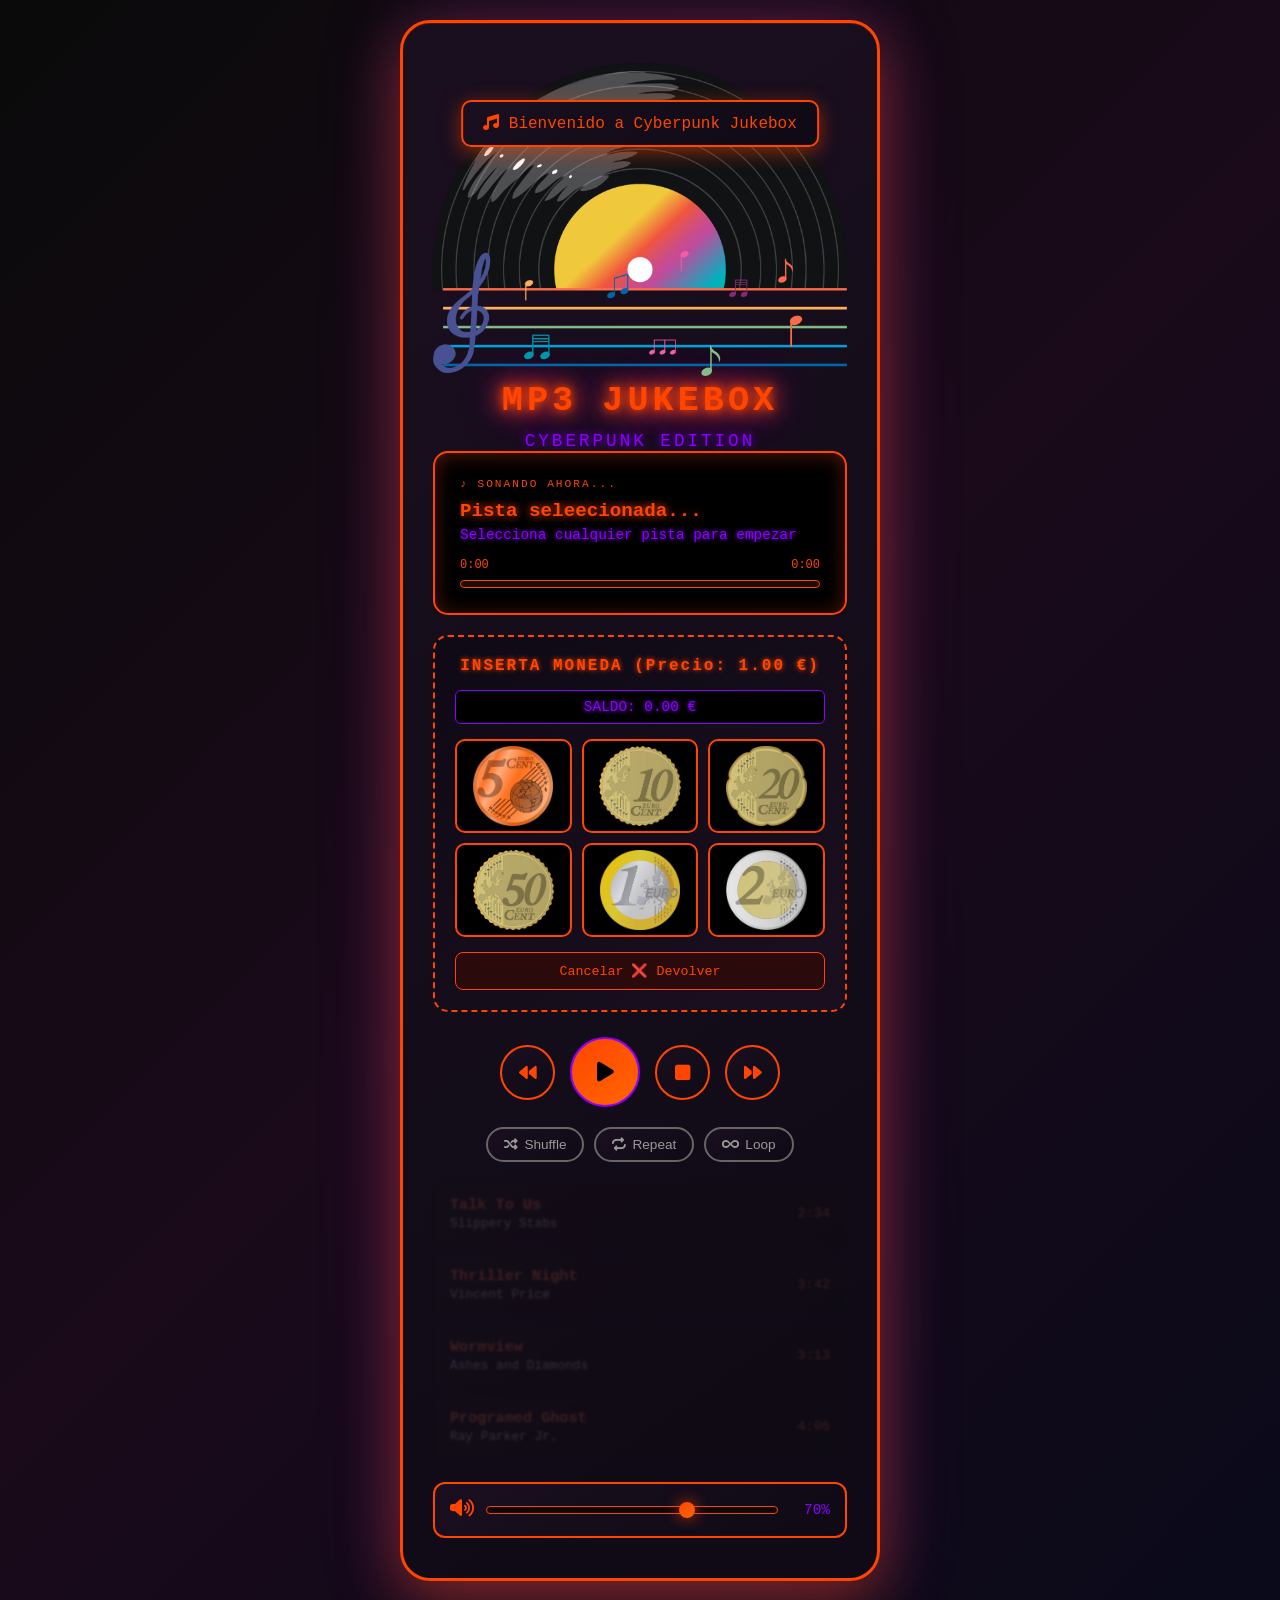
<file: index.html>
<!DOCTYPE html>
<html lang="es">
<head>
    <meta charset="UTF-8">
    <meta name="viewport" content="width=device-width, initial-scale=1.0">
    <meta http-equiv="X-UA-Compatible" content="IE=edge">
    <meta name="Rosa López " content=" github @r-s-l-z">
    <meta name="description" content="Proyecto de evaluación continua Jukebox.">
    <link rel="stylesheet" href="styles.css">
    <link rel="stylesheet" href="https://cdnjs.cloudflare.com/ajax/libs/font-awesome/6.5.0/css/all.min.css">
    <title>MP3 JUkEbOX</title>
</head>
<body>

    <audio id="sonidoMoneda" src="snd/sonidoMoneda.mp3"></audio>
    <audio id="sonidoDevolucion" src="snd/sonidoDevolucion.mp3"></audio>

            <div class="jukebox">
                <img src="img/cabecera.png" alt="Cabecera jukebox disco vinilo arcoiris">
                <div class="jukebox-header">
                <h1 class="jukebox-title">MP3 JUKEBOX</h1>
                <p class="jukebox-subtitle">CYBERPUNK EDITION</p>
                </div>

                <div class="display-screen">
                <div class="now-playing">♪ Sonando Ahora...</div>
                <div class="song-title" id="songTitle">Pista seleecionada...</div>
                <div class="song-artist" id="songArtist">Selecciona cualquier pista para empezar</div>
 
                <div style="margin-top: 15px;">
                    <div class="time-display">
                    <span id="currentTime">0:00</span>
                    <span id="duration">0:00</span>
                    </div>
                    <div class="progress-bar-container" id="progressBarContainer">
                    <div class="progress-bar" id="progressBar"></div>
                    </div>
                </div>
                </div>

                <div class="wrapper crt">
                    <h2>INSERTA MONEDA (Precio: 1.00 €)</h2>
                    <div class="display-panel">
                        <div id="saldo-display" class="display">SALDO: 0.00 €</div>
                        <div id="statusMessage" class="status-message">BLOQUEADO: Inserta 1,00 € para jugar</div>
                    </div>
                    
                    <div class="money-grid">
                        <button class="btn-money" onclick="insertarMoneda(0.05)" title="0.05 €"><img class="img-coin" src="img/5cent.png" alt="5c"></button>
                        <button class="btn-money" onclick="insertarMoneda(0.10)" title="0.10 €"><img class="img-coin" src="img/10cent.png" alt="10c"></button>
                        <button class="btn-money" onclick="insertarMoneda(0.20)" title="0.20 €"><img class="img-coin" src="img/20cent.png" alt="20c"></button>
                        <button class="btn-money" onclick="insertarMoneda(0.50)" title="0.50 €"><img class="img-coin" src="img/50cent.png" alt="50c"></button>
                        <button class="btn-money" onclick="insertarMoneda(1.00)" title="1.00 €"><img class="img-coin" src="img/1€.png" alt="1€"></button>
                        <button class="btn-money" onclick="insertarMoneda(2.00)" title="2.00 €"><img class="img-coin" src="img/2€.png" alt="2€"></button>
                    </div>
                    
                    <button class="btn-reset" onclick="devolverEfectivo()">Cancelar ❌ Devolver</button>
                </div>
                
                <div class="controls">
                    <button class="control-btn" id="prevBtn" title="Previous">
                        <i class="fas fa-backward"></i>
                    </button>
                    <button class="control-btn play-pause" id="playPauseBtn" title="Play/Pause">
                        <i class="fas fa-play" id="playIcon"></i>
                    </button>
                    <button class="control-btn" id="stopBtn" title="Stop" onclick="detenerYPenalizar()" disabled>
                        <i class="fas fa-square"></i>
                    </button>
                    <button class="control-btn" id="nextBtn" title="Next">
                        <i class="fas fa-forward"></i>
                    </button>
                </div>

                <div class="mode-controls">
                    <button class="mode-btn" id="shuffleBtn" title="Shuffle">
                        <i class="fas fa-shuffle"></i>
                        <span>Shuffle</span>
                    </button>
                    <button class="mode-btn" id="repeatBtn" title="Repeat">
                        <i class="fas fa-repeat"></i>
                        <span>Repeat</span>
                    </button>
                    <button class="mode-btn" id="loopBtn" title="Loop All">
                        <i class="fas fa-infinity"></i>
                        <span>Loop</span>
                    </button>
                </div>

                <div class="playlist" id="playlist"></div>

                <div class="volume-control">
                    <div class="volume-icon" id="volumeIcon" title="Mute/Unmute">
                        <i class="fas fa-volume-up"></i>
                    </div>
                    <input type="range" class="volume-slider" id="volumeSlider" min="0" max="100" value="70">
                    <span class="volume-percentage" id="volumeValue">70%</span>
                </div>
            </div>

            <div class="status-message" id="statusMessage"></div>

      <script src="functions.js"></script>
</body>
</html>
</file>
<file: styles.css>
* {
  margin: 0;
  padding: 0;
  box-sizing: border-box;
}

body {
  font-family: "Courier New", monospace;
  background: linear-gradient(135deg, #0a0a0a 0%, #1a0a1a 50%, #0a0a1a 100%);
  display: flex;
  justify-content: center;
  align-items: center;
  min-height: 100vh;
  padding: 20px;
}

.jukebox {
  width: 100%;
  max-width: 480px;
  background: linear-gradient(145deg, #1a0f1f, #0f0a15);
  border-radius: 30px;
  padding: 40px 30px;
  box-shadow: 
    0 20px 60px rgba(255, 69, 0, 0.4),
    inset 0 1px 0 rgba(255, 69, 0, 0.2),
    0 0 80px rgba(138, 43, 226, 0.3);
  border: 3px solid #ff4500;
  position: relative;
  z-index: 1;
  animation: jukeboxPulse 3s ease-in-out infinite;
}

.jukebox img {
    width: 100%;
    max-width: 480px;
    position: relative;
    z-index: 1;

}

/*Cambio colores neon*/

@keyframes jukeboxPulse {
  0%, 100% {
    border-color: #ff4500;
    box-shadow: 
      0 20px 60px rgba(255, 69, 0, 0.4),
      inset 0 1px 0 rgba(255, 69, 0, 0.2),
      0 0 80px rgba(138, 43, 226, 0.3);
  }
  50% {
    border-color: #8b00ff;
    box-shadow: 
      0 20px 60px rgba(138, 43, 226, 0.5),
      inset 0 1px 0 rgba(138, 43, 226, 0.3),
      0 0 80px rgba(255, 69, 0, 0.4);
  }
}

.jukebox-title {
  font-size: 2.2rem;
  font-weight: bold;
    display: flex;
  align-items: center;
  justify-content: center;
  gap: 10px;
  color: #ff4500;
  text-shadow: 
    0 0 10px #ff4500,
    0 0 20px #ff4500,
    0 0 30px #ff4500,
    0 0 40px #8b00ff;
  letter-spacing: 4px;
  margin-bottom: 10px;
  animation: flicker 4s ease-in-out infinite;
}

@keyframes flicker {
  0%, 100% { opacity: 1; }
  50% { opacity: 0.8; }
  55% { opacity: 1; }
  57% { opacity: 0.85; }
  60% { opacity: 1; }
}

.jukebox-subtitle {
  color: #8b00ff;
  font-size: 1.1rem;
  letter-spacing: 3px;
  text-shadow: 0 0 10px #8b00ff;
  display: flex;
  align-items: center;
  justify-content: center;
  gap: 10px;
}

/* Pantalla principal */
.display-screen {
  background: #000;
  border-radius: 15px;
  padding: 25px;
  margin-bottom: 20px;
  border: 2px solid #ff4500;
  box-shadow: inset 0 2px 20px rgba(255, 69, 0, 0.3);
}

.now-playing {
  color: #ff4500;
  font-size: 0.7rem;
  text-transform: uppercase;
  letter-spacing: 2px;
  margin-bottom: 10px;
}

.song-title {
  font-size: 1.2rem;
  font-weight: bold;
  color: #ff4500;
  text-shadow: 0 0 10px #ff4500;
  margin-bottom: 5px;
  white-space: nowrap;
  overflow: hidden;
  text-overflow: ellipsis;
}

.song-artist {
  font-size: 0.9rem;
  color: #8b00ff;
  text-shadow: 0 0 5px #8b00ff;
  margin-bottom: 15px;
  white-space: nowrap;
  overflow: hidden;
  text-overflow: ellipsis;
}

.time-display {
  display: flex;
  justify-content: space-between;
  color: #ff4500;
  font-size: 0.75rem;
  margin-bottom: 8px;
}

.progress-bar-container {
  width: 100%;
  height: 8px;
  background: #1a0a0a;
  border-radius: 10px;
  cursor: pointer;
  border: 1px solid #ff4500;
  position: relative;
}

.progress-bar {
  height: 100%;
  background: linear-gradient(90deg, #ff4500, #8b00ff);
  width: 0%;
  border-radius: 10px;
  box-shadow: 0 0 15px rgba(255, 69, 0, 0.8);
  transition: width 0.1s linear;
}

/* Controles de audio */
.controls {
  display: flex;
  justify-content: center;
  align-items: center;
  gap: 15px;
  margin-bottom: 20px;
}

.control-btn {
  width: 55px;
  height: 55px;
  border-radius: 50%;
  border: 2px solid #ff4500;
  background: linear-gradient(145deg, #1a0f1f, #0f0a15);
  color: #ff4500;
  cursor: pointer;
  display: flex;
  align-items: center;
  justify-content: center;
  transition: all 0.3s ease;
  font-size: 1.1rem;
}

.control-btn:hover {
  transform: scale(1.1);
  box-shadow: 0 8px 25px rgba(255, 69, 0, 0.5);
  color: #fff;
}

.control-btn.play-pause {
  width: 70px;
  height: 70px;
  background: linear-gradient(145deg, #ff4500, #ff6600);
  border-color: #8b00ff;
  color: #000;
  font-size: 1.4rem;
}

.mode-controls {
  display: flex;
  justify-content: center;
  gap: 10px;
  margin-bottom: 20px;
  flex-wrap: wrap;
}

.mode-btn {
  padding: 8px 16px;
  border-radius: 20px;
  border: 2px solid #666;
  background: linear-gradient(145deg, #1a0f1f, #0f0a15);
  color: #999;
  cursor: pointer;
  font-size: 0.85rem;
  transition: all 0.3s ease;
  display: flex;
  align-items: center;
  gap: 6px;
}

.mode-btn:hover {
  transform: scale(1.05);
  border-color: #ff4500;
}

.mode-btn.active {
  border-color: #ff4500;
  color: #ff4500;
  box-shadow: 0 0 15px rgba(255, 69, 0, 0.3);
}

/* Monedas y Zona de Crédito  */
.wrapper.crt {
  background: linear-gradient(145deg, #0f0a15, #1a0f1f);
  border: 2px dashed #ff4500;
  border-radius: 15px;
  padding: 20px;
  margin-bottom: 25px;
  text-align: center;
}

.wrapper.crt h2 {
  font-size: 1rem;
  color: #ff4500;
  letter-spacing: 2px;
  margin-bottom: 15px;
  text-shadow: 0 0 5px #ff4500;
}

.display-panel {
  display: flex;
  flex-direction: column;
  gap: 8px;
  margin-bottom: 15px;
}

.display {
  background: #000;
  color: #8b00ff;
  padding: 8px;
  border-radius: 6px;
  font-size: 0.9rem;
  border: 1px solid #8b00ff;
  text-shadow: 0 0 5px #8b00ff;
}

.money-grid {
  display: grid;
  grid-template-columns: repeat(3, 1fr);
  gap: 10px;
  margin-bottom: 15px;
}

.btn-money {
  background: #000;
  border: 2px solid #ff4500;
  border-radius: 10px;
  padding: 5px;
  cursor: pointer;
  transition: all 0.2s ease;
  display: flex;
  align-items: center;
  justify-content: center;
}

.btn-money:hover {
  transform: scale(1.1);
  box-shadow: 0 0 10px rgba(255, 69, 0, 0.6);
}

.img-coin {
  width: 80px;
  height: 80px;
  object-fit: contain;
}

.btn-reset {
  width: 100%;
  padding: 10px;
  background: #2a0a0a;
  border: 1px solid #ff4500;
  color: #ff4500;
  border-radius: 8px;
  cursor: pointer;
  font-family: inherit;
  transition: all 0.3s ease;
}

.btn-reset:hover {
  background: #ff4500;
  color: #000;
}

/* Lista de reproducción */
.playlist {
  max-height: 280px;
  overflow-y: auto;
  margin-bottom: 20px;
  transition: all 0.4s ease;
}

/* Efecto de bloqueo dinámico */
.disabled-playlist {
  opacity: 0.25;
  pointer-events: none;
  filter: blur(1px) grayscale(50%);
}

.playlist::-webkit-scrollbar {
  width: 8px;
}

.playlist::-webkit-scrollbar-track {
  background: #0a0a0a;
  border-radius: 10px;
}

.playlist::-webkit-scrollbar-thumb {
  background: linear-gradient(180deg, #ff4500, #8b00ff);
  border-radius: 10px;
}

.playlist-item {
  background: linear-gradient(145deg, #1a0f1f, #0f0a15);
  padding: 12px 15px;
  margin-bottom: 8px;
  border-radius: 12px;
  cursor: pointer;
  transition: all 0.3s ease;
  border: 2px solid transparent;
  display: flex;
  justify-content: space-between;
  align-items: center;
}

.playlist-item:hover {
  border-color: #ff4500;
  transform: translateX(8px);
  box-shadow: -5px 0 15px rgba(255, 69, 0, 0.3);
}

.playlist-item.active {
  border-color: #8b00ff;
  box-shadow: 0 0 25px rgba(139, 0, 255, 0.4);
}

.playlist-item-info {
  flex: 1;
  overflow: hidden;
}

.playlist-item-title {
  color: #ff4500;
  font-size: 0.95rem;
  font-weight: bold;
  white-space: nowrap;
  overflow: hidden;
  text-overflow: ellipsis;
  margin-bottom: 2px;
}

.playlist-item.active .playlist-item-title {
  color: #8b00ff;
}

.playlist-item-artist {
  color: #999;
  font-size: 0.8rem;
  white-space: nowrap;
  overflow: hidden;
  text-overflow: ellipsis;
}

.playlist-item-duration {
  color: #ff4500;
  font-size: 0.85rem;
  margin-left: 10px;
  min-width: 40px;
  text-align: right;
}

/* Volumen */
.volume-control {
  display: flex;
  align-items: center;
  gap: 12px;
  padding: 15px;
  background: linear-gradient(145deg, #1a0f1f, #0f0a15);
  border-radius: 12px;
  border: 2px solid #ff4500;
}

.volume-icon {
  color: #ff4500;
  font-size: 1.2rem;
  cursor: pointer;
  transition: all 0.3s ease;
}

.volume-icon:hover {
  transform: scale(1.2);
  color: #8b00ff;
}

.volume-slider {
  flex: 1;
  height: 8px;
  background: #0a0a0a;
  border-radius: 10px;
  outline: none;
  -webkit-appearance: none;
  cursor: pointer;
  border: 1px solid #ff4500;
}

.volume-percentage {
  color: #8b00ff;
  font-size: 0.9rem;
  min-width: 40px;
  text-align: right;
}

.volume-slider::-webkit-slider-thumb {
  -webkit-appearance: none;
  width: 16px;
  height: 16px;
  background: linear-gradient(145deg, #ff4500, #ff6600);
  border-radius: 50%;
  cursor: pointer;
  box-shadow: 0 0 15px rgba(255, 69, 0, 0.8);
}

/* Mensaje emergente flotante */
.status-message {
  position: fixed;
  top: 100px;                  
  left: 50%;                 
  transform: translate(-50%, -50px); 
  background: linear-gradient(145deg, #1a0f1f, #0f0a15);
  color: #ff4500;
  padding: 12px 20px;
  border-radius: 10px;
  border: 2px solid #ff4500;
  box-shadow: 0 5px 20px rgba(255, 69, 0, 0.5);
  opacity: 0;
  transition: all 0.3s ease;
  pointer-events: none;
  z-index: 1000;
}

.status-message.show {
  opacity: 1;
  transform: translate(-50%, 0);
}
</file>
